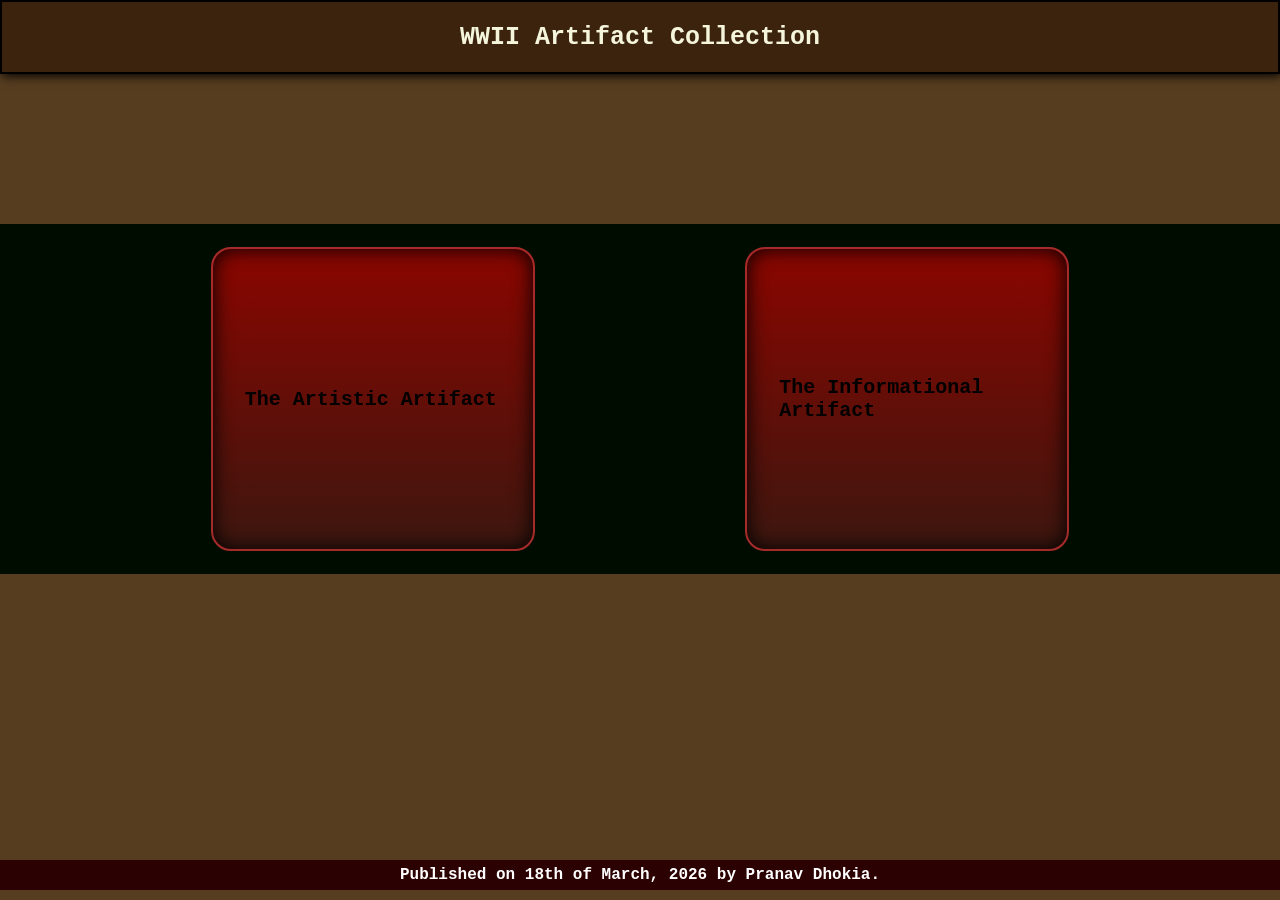
<file: index.html>
<!DOCTYPE html>
<html lang="en">
<head>
    <meta charset="UTF-8">
    <meta name="viewport" content="width=device-width, initial-scale=1.0">
    <title>WWII Artifact Collection</title>
    <link rel="stylesheet" href="styles/index.css">
</head>
<body>
    <header>WWII Artifact Collection</header>
    
    <nav>
        
            <div class="link-container">
                <a class="link" target="_blank"href="artistic-artifact.html">The Artistic Artifact</a>
                <p class="dropdown">Click Me!</p>
            </div>
            <div class="link-container">
                <a class="link" target="_blank"href="informational-artifact.html">The Informational Artifact</a>
                <p class="dropdown">Click Me!</p>
            </div>
        

    </nav>
    <footer>
        Published on 18th of March, 2026 by Pranav Dhokia. 
    </footer>
    
</body>
</html>
</file>
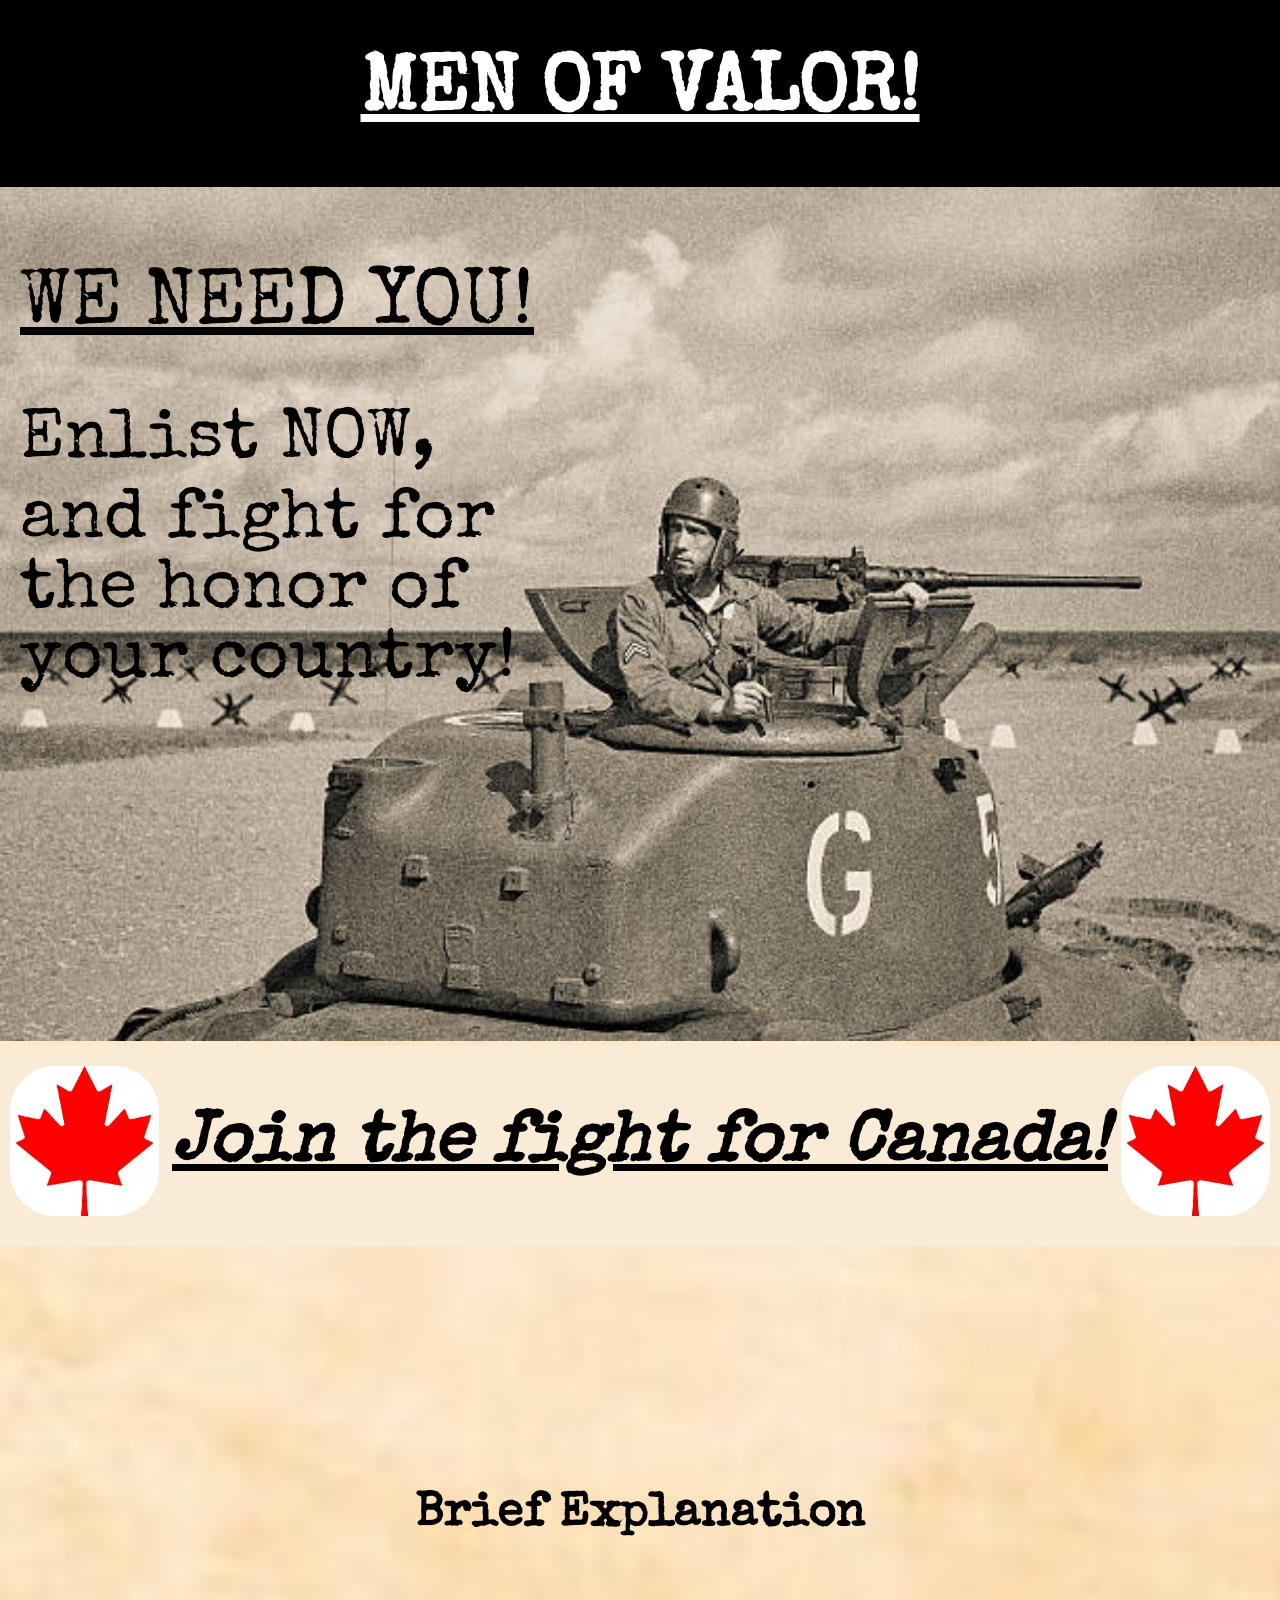
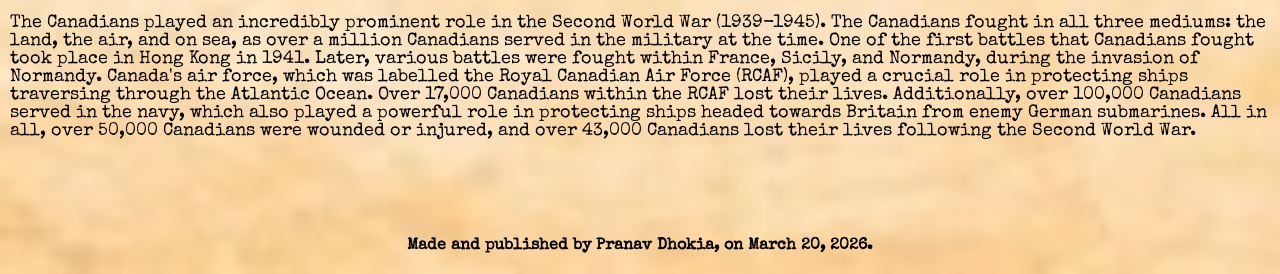
<file: artistic-artifact.html>
<!DOCTYPE html>
<html lang="en">
<head>
    <meta charset="UTF-8">
    <meta name="viewport" content="width=device-width, initial-scale=1.0">
    <title>Artistic-Artifact/Recruitment Poster</title>
    <link rel="stylesheet" href="styles/artistic-artifact.css">
    <link rel="preconnect" href="https://fonts.googleapis.com">
    <link rel="preconnect" href="https://fonts.gstatic.com" crossorigin>
    <link href="https://fonts.googleapis.com/css2?family=Special+Elite&display=swap" rel="stylesheet">
    
<body>
        <header>
            <h1>MEN OF VALOR!</h1>
        </header>
        <main>
            <img class="tank"src="images/tank1.jpg">
            <p class="motivational-message">WE NEED YOU!</p>
            <p class="motivational-message2">Enlist NOW, </p>
            <p class="motivational-message3">and fight for the honor of your country!</p>
        </main>
        
        <section class="section-end">
            <img class="maple-leaf-2" src="images/maple-leaf.webp">
            <h2>Join the fight for Canada!</h2>
            <img class="maple-leaf-1"src="images/maple-leaf.webp">

        </section> 
        
        <div class="p-container">
            <div class="h3-container">
                <h3>Brief Explanation</h3>
            </div>
            <!--Include a brief paragraph discussing Canada's armed forces during the war. -->
            <div class="p-inner-container">
                <p>
                    The Canadians played an incredibly prominent role in the Second World War (1939-1945). The Canadians fought in all three mediums: the land, the air, and on sea, as over a million Canadians served in the military at the time. 
                    One of the first battles that Canadians fought took place in Hong Kong in 1941. Later, various battles were fought within France, Sicily, and Normandy, during the invasion of Normandy.
                    Canada's air force, which was labelled the Royal Canadian Air Force (RCAF), played a crucial role in protecting ships traversing through the Atlantic Ocean. Over 17,000 Canadians within the RCAF lost their lives. 
                    Additionally, over 100,000 Canadians served in the navy, which also played a powerful role in protecting ships headed towards Britain from enemy German submarines. 
                    All in all, over 50,000 Canadians were wounded or injured, and over 43,000 Canadians lost their lives following the Second World War.      
                </p>
            </div>
        </div>
        <footer>
            Made and published by Pranav Dhokia, on March 20, 2026. 
        </footer>
</body>
</html>
</file>
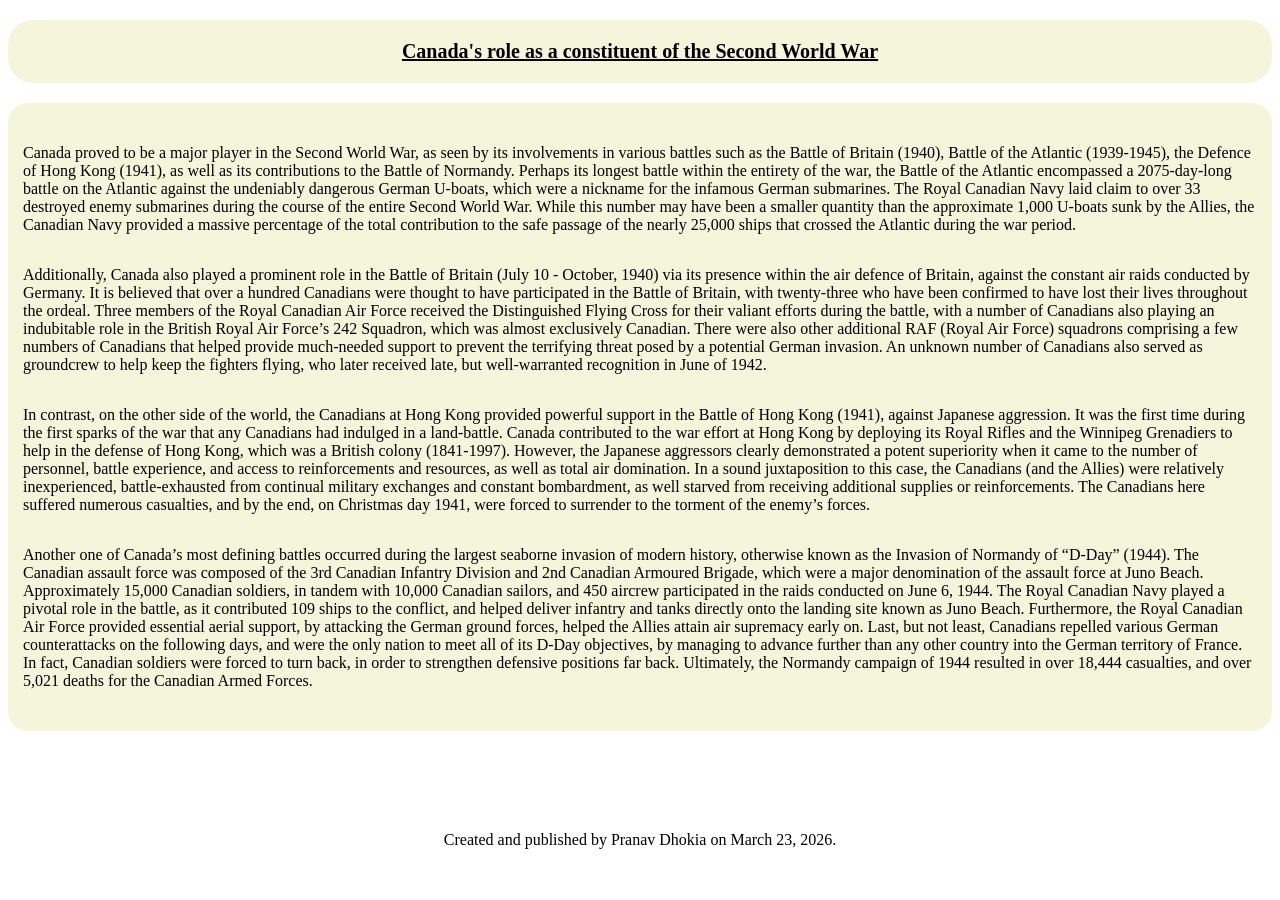
<file: informational-artifact.html>
<!DOCTYPE html>
<html lang="en">
<head>
    <meta charset="UTF-8">
    <meta name="viewport" content="width=device-width, initial-scale=1.0">
    <title>Informational Artifact/Newspaper Article</title>
    <link rel="stylesheet" href="styles/informational-artifact.css">
</head>
<body>
    <header>Canada's role as a constituent of the Second World War</header>
    <main>
        <p class="paragraph">
            Canada proved to be a major player in the Second World War, as seen by its involvements in various battles such as the Battle of Britain (1940), Battle of the Atlantic (1939-1945), the Defence of Hong Kong (1941), as well as its contributions to the Battle of Normandy.
             Perhaps its longest battle within the entirety of the war, the Battle of the Atlantic encompassed a 2075-day-long battle on the Atlantic against the undeniably dangerous German U-boats, which were a nickname for the infamous German submarines.
              The Royal Canadian Navy laid claim to over 33 destroyed enemy submarines during the course of the entire Second World War.
               While this number may have been a smaller quantity than the approximate 1,000 U-boats sunk by the Allies, the Canadian Navy provided a massive percentage of the total contribution to the safe passage of the nearly 25,000 ships that crossed the Atlantic during the war period. 


        </p>
        <p class="paragraph">
            Additionally, Canada also played a prominent role in the Battle of Britain (July 10 - October, 1940) via its presence within the air defence of Britain, against the constant air raids conducted by Germany. It is believed that over a hundred Canadians were thought to have participated in the Battle of Britain, with twenty-three who have been confirmed to have lost their lives throughout the ordeal. Three members of the Royal Canadian Air Force received the Distinguished Flying Cross for their valiant efforts during the battle, with a number of Canadians also playing an indubitable role in the British Royal Air Force’s 242 Squadron, which was almost exclusively Canadian. There were also other additional RAF (Royal Air Force) squadrons comprising a few numbers of Canadians that helped provide much-needed support to prevent the terrifying threat posed by a potential German invasion. An unknown number of Canadians also served as groundcrew to help keep the fighters flying, who later received late, but well-warranted recognition in June of 1942. 


        </p>
        <p class="paragraph">

            In contrast, on the other side of the world, the Canadians at Hong Kong provided powerful support in the Battle of Hong Kong (1941), against Japanese aggression. It was the first time during the first sparks of the war that any Canadians had indulged in a land-battle. Canada contributed to the war effort at Hong Kong by deploying its Royal Rifles and the Winnipeg Grenadiers to help in the defense of Hong Kong, which was a British colony (1841-1997). However, the Japanese aggressors clearly demonstrated a potent superiority when it came to the number of personnel, battle experience, and access to reinforcements and resources, as well as total air domination. In a sound juxtaposition to this case, the Canadians (and the Allies) were relatively inexperienced, battle-exhausted from continual military exchanges and constant bombardment, as well starved from receiving additional supplies or reinforcements. The Canadians here suffered numerous casualties, and by the end, on Christmas day 1941, were forced to surrender to the torment of the enemy’s forces. 

        </p>
        <p class="paragraph">
            Another one of Canada’s most defining battles occurred during the largest seaborne invasion of modern history, otherwise known as the Invasion of Normandy of “D-Day” (1944). The Canadian assault force was composed of the 3rd Canadian Infantry Division and 2nd Canadian Armoured Brigade, which were a major denomination of the assault force at Juno Beach. Approximately 15,000 Canadian soldiers, in tandem with 10,000 Canadian sailors, and 450 aircrew participated in the raids conducted on June 6, 1944. The Royal Canadian Navy played a pivotal role in the battle, as it contributed 109 ships to the conflict, and helped deliver infantry and tanks directly onto the landing site known as Juno Beach. Furthermore, the Royal Canadian Air Force provided essential aerial support, by attacking the German ground forces, helped the Allies attain air supremacy early on. Last, but not least, Canadians repelled various German counterattacks on the following days, and were the only nation to meet all of its D-Day objectives, by managing to advance further than any other country into the German territory of France. In fact, Canadian soldiers were forced to turn back, in order to strengthen defensive positions far back. Ultimately, the Normandy campaign of 1944 resulted in over 18,444 casualties, and over 5,021 deaths for the Canadian Armed Forces. 

        </p>
        


    </main>
    <footer>
        Created and published by Pranav Dhokia on March 23, 2026. 
    </footer>
</body>
</html>
</file>
<file: styles/index.css>
html{
    background-color: rgba(64, 35, 2, 0.877);
}
body {
    font-family: 'Courier New', Courier, monospace;
    margin: 0;
}

header{
    display: flex;
    justify-content: center;
    height: 70px;
    background-color: rgba(40, 18, 2, 0.583);
    border: 2px solid black;
    color: beige;
    align-items: center;
    font-weight: bold;
    font-size: 25px;
    box-shadow: 2px 2px 10px black;
    flex-grow: 1;
    transition: font-size 0.3s;
    transition: font-size 0.3s ease-in-out, box-shadow 0.3s ease-in, transform 0.3s;
    
}
header:hover{
    box-shadow: 2px 2px 20px rgb(0, 0, 0);
    font-size: 34px;
   
    transform:translateY(30px);
}
nav{
    width: 100;
    background-color: rgb(0, 12, 0);
    margin: 150px 0px;
    display: flex;
    justify-content: space-evenly;
    height: 350px;
    align-items: center;
}
footer{
    position: absolute;
    bottom: 0;
    margin-bottom: 10px;
    background-color: rgb(43, 1, 1);
    width: 100%;
    height: 30px;
    color: white;
    display: flex;
    justify-content: center;
    align-items: center;
    font-weight: bold;
    transition: box-shadow 0.4s ease-in-out;
    

}
footer:hover{
    box-shadow: 3px 3px 5px black;
}
.link-container{
    z-index: 55;
    background-image: linear-gradient(to top, rgba(165, 42, 42, 0.359),  rgba(255, 0, 0, 0.547));
    height: 300px;
    width: 320px;
    display: flex;
    justify-content: center;
    align-items: center;
    border: 2px solid brown;
    border-radius: 20px;
    box-shadow: inset 0px 0px 20px black;
    transition: background-color 0.3s ease;
    position: relative;

}
.link-container:hover{
    background-color: hsl(11, 100%, 11%);
}
.link{
    padding: 10px;
    font-size: 20px;
    color: black;
    text-decoration: none;
    font-weight: 900;
    transition:  color 0.5s ease-in,  box-shadow 0.4s ease-in;
    width: 80%;
    
}

.link:hover{
    color: white;
    box-shadow: 2px 2px 4px black;
    
}
.link:hover .dropdown{
    opacity: 0.8;
}
.dropdown{
    background-color: white;
    border: none;
    border-radius: 4px;
    padding: 4px;
    opacity: 0;
    position: absolute;
    bottom: 90px;
}
/* 
Olive drab (#6B705C)

Khaki / tan (#D7C9A3)

Dark brown (#3B3A30)

Black text
*/
</file>
<file: styles/artistic-artifact.css>
header{
    display: flex;
    justify-content: center;
    background-color: black;
    color: white;
    font-size: 40px;
    font-weight: 990;
    text-decoration: underline;
    
}
header:hover {
    transition: color 0.45s ease-in;
    color: red;
}
body{
    background-image: url("../images/papyrus.jpg");
    font-family: "Special Elite", system-ui;
    background-size: cover;
    margin: 0;
    
}
main .tank{
    height: 100%;
    width: 100%;
    margin-bottom: 0;
    padding: 0;
}
main{
    position: relative;

    padding-bottom: 0;
    margin-bottom:0;
}
.p-container{
    margin-top: 200px;
}
.motivational-message{
    text-decoration: underline;
    position: absolute;
    top: 0;
    left: 20px;
    font-size: 40px;
    color: black;
    width: 300px;
    transition: color 0.6s ease-in-out;

}
.motivational-message:hover{
    color: white;
}
.motivational-message2{
    position: absolute;
    top: 50px;
    font-size: 35px;
    left: 20px;
    transition: color 0.6s ease-in-out;
}
.motivational-message2:hover{
    color: white;
}
.motivational-message3{
    position: absolute;
    top: 90px;
    width: 250px;
    font-size: 35px;
    left: 20px;
    transition: color 0.6s ease-in-out;
}
.motivational-message3:hover{
    color: white;
}
.section-end{
    display: flex;
    width: 100%;
    justify-content: center;
    align-items: center;
    background-color: antiquewhite;
    margin-top: 0;
    font-size: 1.5rem;
    font-style: italic;
    position: relative;
    transition: color 0.25s ease, background-color 0.25s ease;
    height: 200px;
    text-decoration: underline;
}
.maple-leaf-1{
    left: 10px;
    position: absolute;
    height: 100px;
    border-radius: 45px;
    bottom: 24%;
}
.maple-leaf-2{
    right: 10px;
    position: absolute;
    height: 100px;
    border-radius: 45px;
    bottom: 24%;
}
.section-end h1{
    margin-top: 0;
}
.section-end:hover{
    color: white;
    background-color: red;
}
.p-container{
    margin-top: 200px;
    
}
.h3-container{
    display: flex;
    justify-content: center;
}
.p-inner-container{
    display: flex;
    justify-content: center;
    padding: 10px;
}
footer{
    padding: 20px;
    margin-top: 50px;
    font-weight: bold;
    display: flex;
    justify-content: center;
}


@media(min-width: 1051px){
    .h3-container{
        font-size: 40px;

    }
    .p-inner-container{
        font-size: 18px;
    }
    .motivational-message{
        height: auto;
        width: auto;
        font-size: 80px;
    }
    .motivational-message2{
        
        top: 150px;
        height: auto;
        width: auto;
        font-size: 70px;
    }
    .motivational-message3{
        height: auto;
        width: 600px;;
        font-size: 70px;
        white-space: wrap;
        top: 230px;
    }
    .section-end h2{
        font-size: 70px;
        
    }
    .maple-leaf-1{
        height: 150px;
        bottom: 15%;
    }
    .maple-leaf-2{
        height: 150px;
        bottom: 15%;
    }
}
</file>
<file: styles/informational-artifact.css>
body{
    font-family: 'Times New Roman', Times, serif;

}
header{
    display: flex;
    justify-content: center;
    background-color: beige;
    margin-top: 20px;
    font-weight: bold;
    font-size: 20px;
    text-decoration: underline;
    border: none;
    border-radius: 25px;
    padding: 20px 10px;
}
main{
    margin-top: 20px;
    padding: 25px 15px;
    border-radius: 20px;
    display: flex;
    justify-content: center;
    background-color: beige;
    margin-bottom: 100px;
    flex-direction: column;
}
footer{
    display: flex;
    justify-content: center;

}
</file>
